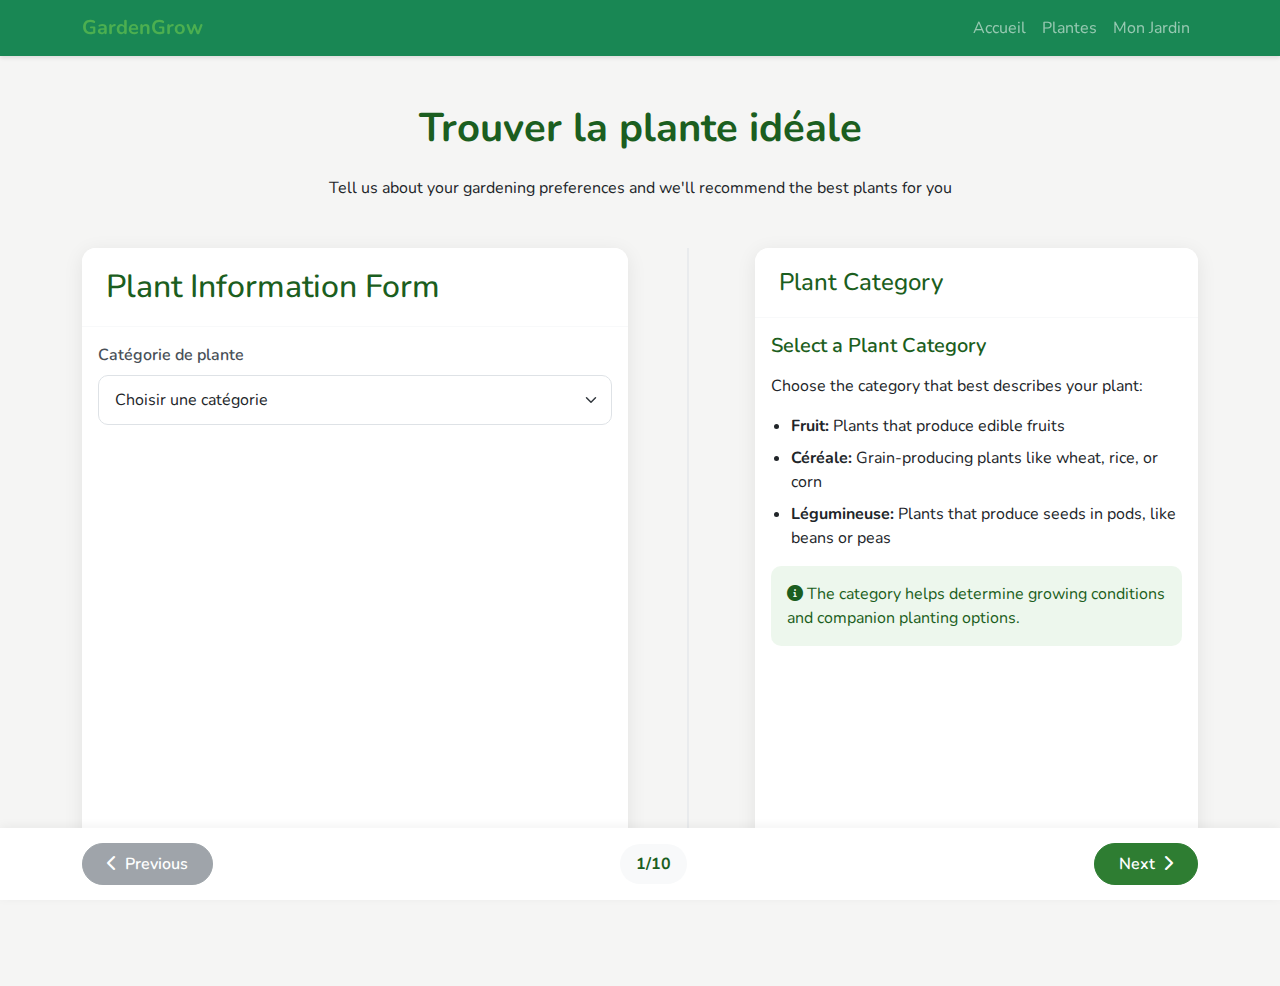
<file: frontend/planet_from.html>
<!DOCTYPE html>
<html lang="fr">
    <head>
        <meta charset="UTF-8" />
        <meta name="viewport" content="width=device-width, initial-scale=1.0" />

        <title>Résultats de Recherche de Plantes</title>

        <link rel="stylesheet" href="assets/css/style.css">
        <script src="https://code.jquery.com/jquery-3.7.1.min.js" integrity="sha256-/JqT3SQfawRcv/BIHPThkBvs0OEvtFFmqPF/lYI/Cxo=" crossorigin="anonymous"></script>
        <link href="https://cdn.jsdelivr.net/npm/bootstrap@5.3.0/dist/css/bootstrap.min.css" rel="stylesheet">
        <link rel="stylesheet" href="https://cdnjs.cloudflare.com/ajax/libs/font-awesome/6.0.0/css/all.min.css">
        <link href="https://fonts.googleapis.com/css2?family=Nunito:wght@300;400;600;700&display=swap" rel="stylesheet">
        
        <style>
            :root {
                --primary: #2E7D32;
                --primary-light: #4CAF50;
                --primary-dark: #1B5E20;    
                --accent: #FFC107;
                --neutral-light: #f8f9fa;
                --neutral-medium: #dee2e6;
                --neutral-dark: #6c757d;
                --white: #ffffff;
                --card-shadow: 0 4px 20px rgba(0, 0, 0, 0.08);
                --transition: all 0.3s ease;
            }
            
            body {
                font-family: 'Nunito', sans-serif;
                background-color: #f5f5f4;
                padding-bottom: 90px;
                min-height: 100vh;
            }
            
            /* Page title */
            .page-title {
                margin-bottom: 2rem;
                color: var(--primary-dark);
                font-weight: 700;
            }
            
            /* Cards */
            .card {
                border-radius: 14px;
                overflow: hidden;
                box-shadow: var(--card-shadow);
                transition: var(--transition);
                border: none;
            }
            
            .card-header {
                background-color: var(--white);
                border-bottom: 1px solid var(--neutral-light);
                padding: 1.25rem 1.5rem;
            }
            
            .card-header h2, .card-header h4 {
                color: var(--primary-dark);
                margin-bottom: 0;
            }
            
            /* Form elements */
            .form-label {
                font-weight: 600;
                color: #495057;
                margin-bottom: 0.5rem;
            }
            
            .form-select, .form-control {
                border-radius: 10px;
                padding: 0.75rem 1rem;
                border: 1px solid var(--neutral-medium);
                transition: var(--transition);
            }
            
            .form-select:focus, .form-control:focus {
                border-color: var(--primary);
                box-shadow: 0 0 0 0.25rem rgba(76, 175, 80, 0.25);
            }
            
            /* Step explanations */
            .step-explanation {
                display: none;
            }
            
            .step-explanation.active {
                display: block;
            }
            
            .step-explanation h5 {
                color: var(--primary-dark);
                margin-bottom: 1rem;
                font-weight: 600;
            }
            
            .step-explanation ul {
                padding-left: 1.25rem;
            }
            
            .step-explanation ul li {
                margin-bottom: 0.5rem;
            }
            
            .alert {
                border-radius: 10px;
                border: none;
            }
            
            .alert-info {
                background-color: rgba(76, 175, 80, 0.1);
                color: var(--primary-dark);
            }
            
            .alert-warning {
                background-color: rgba(255, 193, 7, 0.1);
                color: #856404;
            }
            
            .alert-success {
                background-color: rgba(76, 175, 80, 0.1);
                color: var(--primary-dark);
            }
            
            /* Row with equal height columns */
            .row-equal-height {
                display: flex;
                flex-wrap: wrap;
            }
            
            .row-equal-height > [class*='col-'] {
                display: flex;
                flex-direction: column;
            }
            
            /* Make cards take full height of their column */
            .card-full-height {
                height: 100%;
            }
            
            /* Vertical separator */
            .vertical-separator-container {
                position: relative;
                height: 100%;
                min-height: 600px;
            }
            
            .vertical-separator {
                width: 1px;
                background-color: var(--neutral-medium);
                position: absolute;
                top: 0;
                bottom: 0;
                left: 50%;
                transform: translateX(-50%);
                height: 100%;
            }
            
            /* Navigation buttons fixed at bottom of viewport */
            .fixed-bottom-nav {
                position: fixed;
                bottom: 0;
                left: 0;
                right: 0;
                background-color: white;
                padding: 15px 0;
                z-index: 1000;
                box-shadow: 0 -2px 10px rgba(0, 0, 0, 0.05);
            }
            
            /* Step indicator */
            .step-indicator {
                background-color: var(--neutral-light);
                padding: 8px 16px;
                border-radius: 30px;
                font-weight: bold;
                color: var(--primary-dark);
            }
            
            /* Buttons */
            .btn {
                border-radius: 30px;
                padding: 0.5rem 1.5rem;
                font-weight: 600;
                transition: var(--transition);
            }
            
            .btn-primary {
                background-color: var(--primary);
                border-color: var(--primary);
            }
            
            .btn-primary:hover {
                background-color: var(--primary-dark);
                border-color: var(--primary-dark);
                transform: translateY(-2px);
            }
            
            .btn-success {
                background-color: var(--primary);
                border-color: var(--primary);
            }
            
            .btn-success:hover {
                background-color: var(--primary-dark);
                border-color: var(--primary-dark);
                transform: translateY(-2px);
            }
            
            .btn-secondary {
                background-color: var(--neutral-medium);
                border-color: var(--neutral-medium);
                color: #495057;
            }
            
            .btn-secondary:hover:not(:disabled) {
                background-color: var(--neutral-dark);
                border-color: var(--neutral-dark);
                color: white;
                transform: translateY(-2px);
            }
            
            @media (max-width: 767.98px) {
                .vertical-separator-container {
                    display: none;
                }
                
                .card {
                    margin-bottom: 1.5rem;
                }
                
                .container.py-5 {
                    padding-top: 1.5rem !important;
                    padding-bottom: 1.5rem !important;
                }
            }
        </style>
    </head>
<body>
    <!-- Header placeholder -->
    <div id="header-placeholder"></div>

    <div class="container py-5">
        <h1 class="page-title text-center mb-4">Trouver la plante idéale</h1>
        <p class="text-center mb-5">Tell us about your gardening preferences and we'll recommend the best plants for you</p>
        
        <div class="row row-equal-height">
            <!-- Form Section -->
            <div class="col-md-6">
                <div class="card card-full-height">
                    <div class="card-header">
                        <h2>Plant Information Form</h2>
                    </div>
                    <div class="card-body ">
                        <form method="POST" id="planet_form">
                            <div class="mb-4">
                                <label for="categorie" class="form-label">Catégorie de plante</label>
                                <select class="form-select" id="categorie" name="categorie" >
                                    <option value="" selected disabled>Choisir une catégorie</option>
                                    <option value="Légume">Légume</option>
                                    <option value="Fruit">Fruit</option>
                                    <option value="Céréale">Céréale</option>
                                    <option value="Légumineuse">Légumineuse</option>
                                </select>
                            </div>

                            <!-- Hidden fields that will be shown one at a time with JavaScript -->
                            <div id="step-2" class="form-step" style="display: none;">
                                <div class="mb-4">
                                    <label for="superficie" class="form-label">Superficie</label>
                                    <input type="number" class="form-control" id="superficie" name="superficie" placeholder="en m²" >
                                </div>
                            </div>
                            
                            <div id="step-3" class="form-step" style="display: none;">
                                <div class="mb-4">
                                    <label for="saison_adequate" class="form-label">Saison adéquate</label>
                                    <select class="form-select" id="saison_adequate" name="saison_adequate" >
                                        <option value="" selected disabled>Choisir une saison</option>
                                        <option value="Printemps">Printemps</option>
                                        <option value="Automne">Automne</option>
                                        <option value="Été">Été</option>
                                        <option value="Hiver">Hiver</option>
                                    </select>
                                </div>
                            </div>
                            
                            <div id="step-4" class="form-step" style="display: none;">
                                <div class="mb-4">
                                    <label for="luminosite" class="form-label">Luminosité</label>
                                    <select class="form-select" id="luminosite" name="luminosite" >
                                        <option value="" selected disabled>Choisir un niveau de luminosité</option>
                                        <option value="Plein soleil">Plein soleil</option>
                                        <option value="Mi-ombre">Mi-ombre</option>
                                    </select>
                                </div>
                            </div>
                            
                            <div id="step-5" class="form-step" style="display: none;">
                                <div class="mb-4">
                                    <label for="type_de_sol" class="form-label">Type de sol</label>
                                    <select class="form-select" id="type_de_sol" name="type_de_sol" >
                                        <option value="" selected disabled>Choisir un type de sol</option>
                                        <option value="Sableux">Sableux</option>
                                        <option value="Riche en humus">Riche en humus</option>
                                        <option value="Léger">Léger</option>
                                        <option value="Sec">Sec</option>
                                        <option value="Tous types">Tous types</option>
                                    </select>
                                </div>
                            </div>
                            
                            <div id="step-6" class="form-step" style="display: none;">
                                <div class="mb-4">
                                    <label for="systeme_d_irrigation" class="form-label">Système d'irrigation</label>
                                    <select class="form-select" id="systeme_d_irrigation" name="systeme_d_irrigation" >
                                        <option value="" selected disabled>Choisir un système d'irrigation</option>
                                        <option value="Goutte à goutte">Goutte à goutte</option>
                                        <option value="Arrosage manuel">Arrosage manuel</option>
                                        <option value="Arrosage profond">Arrosage profond</option>
                                        <option value="Aspersion">Aspersion</option>
                                        <option value="Pluie naturelle">Pluie naturelle</option>
                                    </select>
                                </div>
                            </div>
                                
                            <div id="step-7" class="form-step" style="display: none;">
                                <div class="mb-4">
                                    <label for="resistance_au_froid" class="form-label">Résistance au froid</label>
                                    <select class="form-select" id="resistance_au_froid" name="resistance_au_froid" >
                                        <option value="" selected disabled>Choisir un niveau de résistance</option>
                                        <option value="Résistant">Résistant</option>
                                        <option value="Sensible">Sensible</option>
                                    </select>
                                </div>
                            </div>
       
                            <div id="step-8" class="form-step" style="display: none;">
                                <div class="mb-4">
                                    <label for="resistance_aux_pests" class="form-label">Résistance aux pests</label>
                                    <select class="form-select" id="resistance_aux_pests" name="resistance_aux_pests" >
                                        <option value="" selected disabled>Choisir un niveau de résistance</option>
                                        <option value="Sensible">Sensible</option>
                                        <option value="Résistant">Résistant</option>
                                    </select>
                                </div>
                            </div>
                            
                            <div id="step-9" class="form-step" style="display: none;">
                                <div class="mb-4">
                                    <label for="niveau_d_entretien" class="form-label">Niveau d'entretien</label>
                                    <select class="form-select" id="niveau_d_entretien" name="niveau_d_entretien" >
                                        <option value="" selected disabled>Choisir un niveau d'entretien</option>
                                        <option value="Facile">Facile</option>
                                        <option value="Modéré">Modéré</option>
                                        <option value="Difficile">Difficile</option>
                                        <option value="Très facile">Très facile</option>
                                    </select>
                                </div>
                            </div>
                            
                            <div id="step-10" class="form-step" style="display: none;">
                                <div class="mb-4">
                                    <label for="type_de_culture" class="form-label">Type de culture</label>
                                    <select class="form-select" id="type_de_culture" name="type_de_culture" >
                                        <option value="" selected disabled>Choisir un type de culture</option>
                                        <option value="Plein terre">Plein terre</option>
                                        <option value="Pot ou pleine terre">Pot ou pleine terre</option>
                                        <option value="Pot">Pot</option>
                                        <option value="Plein champ">Plein champ</option>
                                    </select>
                                </div>
                            </div>
                            <button type="submit" id="hiddenSubmitBtn" style="display: none;"></button>
                        </form>
                    </div>
                </div>
            </div>


            <div class="col-md-1 d-none d-md-block">
                <div class="vertical-separator-container">
                    <div class="vertical-separator"></div>
                </div>
            </div>
            
                    <!-- Description Section -->
                <div class="col-md-5">
                    <div class="card border-0 card-full-height ms-2">
                        <div class="card-header text-black">
                            <h4 id="explanation-title">Plant Category</h4>
                        </div>
                        <div class="card-body" id="plant-description">
                            <!-- Step 1 explanation -->
                            <div id="explanation-1" class="step-explanation active">
                                <h5>Select a Plant Category</h5>
                                <p>Choose the category that best describes your plant:</p>
                                <ul>
                                    <li><strong>Fruit:</strong> Plants that produce edible fruits</li>
                                    <li><strong>Céréale:</strong> Grain-producing plants like wheat, rice, or corn</li>
                                    <li><strong>Légumineuse:</strong> Plants that produce seeds in pods, like beans or peas</li>
                                </ul>
                                <div class="alert alert-info">
                                    <i class="fas fa-info-circle"></i> The category helps determine growing conditions and companion planting options.
                                </div>
                            </div>
                            
                            <!-- Step 2 explanation -->
                            <div id="explanation-2" class="step-explanation">
                                <h5>Growing Area Size</h5>
                                <p>Specify the area size in square meters available for planting.</p>
                                <p>This helps determine:</p>
                                <ul>
                                    <li>How many plants can fit in your space</li>
                                    <li>Appropriate spacing between plants</li>
                                    <li>Optimal layout for your garden</li>
                                </ul>
                                <div class="alert alert-warning">
                                    <i class="fas fa-ruler-combined"></i> Remember to account for walking paths and access areas in your garden.
                                </div>
                            </div>
                            
                            <!-- Step 3 explanation -->
                            <div id="explanation-3" class="step-explanation">
                                <h5>Optimal Growing Season</h5>
                                <p>Indicate when your plant grows best during the year.</p>
                                <ul>
                                    <li><strong>Spring:</strong> March to May</li>
                                    <li><strong>Summer:</strong> June to August</li>
                                    <li><strong>Fall:</strong> September to November</li>
                                    <li><strong>Winter:</strong> December to February</li>
                                </ul>
                                <div class="alert alert-info">
                                    <i class="fas fa-calendar-alt"></i> The right timing maximizes yield and plant health.
                                </div>
                            </div>
                            
                            <!-- Step 4 explanation -->
                            <div id="explanation-4" class="step-explanation">
                                <h5>Light Requirements</h5>
                                <p>Specify how much sunlight your plant needs:</p>
                                <ul>
                                    <li><strong>Full Sun:</strong> 6+ hours of direct sunlight</li>
                                    <li><strong>Partial Sun:</strong> 4-6 hours of direct sunlight</li>
                                    <li><strong>Partial Shade:</strong> 2-4 hours of direct sunlight</li>
                                    <li><strong>Full Shade:</strong> Less than 2 hours of direct sunlight</li>
                                </ul>
                                <div class="alert alert-warning">
                                    <i class="fas fa-sun"></i> Consider seasonal changes in sun exposure in your garden.
                                </div>
                            </div>
                            
                            <!-- Step 5 explanation -->
                            <div id="explanation-5" class="step-explanation">
                                <h5>Soil Requirements</h5>
                                <p>Different plants thrive in different soil types:</p>
                                <ul>
                                    <li><strong>Sandy:</strong> Well-draining, warms quickly</li>
                                    <li><strong>Clay:</strong> Holds nutrients well, retains water</li>
                                    <li><strong>Loamy:</strong> Ideal balanced soil, good drainage</li>
                                    <li><strong>Peaty:</strong> Acidic, high organic content</li>
                                </ul>
                                <div class="alert alert-info">
                                    <i class="fas fa-layer-group"></i> Soil can be amended to better suit your plants' needs.
                                </div>
                            </div>
                            
                            <!-- Step 6 explanation -->
                            <div id="explanation-6" class="step-explanation">
                                <h5>Irrigation System</h5>
                                <p>Choose how you'll water your plants:</p>
                                <ul>
                                    <li><strong>Drip:</strong> Water-efficient, delivers directly to roots</li>
                                    <li><strong>Sprinkler:</strong> Covers large areas, simulates rainfall</li>
                                    <li><strong>Manual:</strong> Hand watering with hose or watering can</li>
                                    <li><strong>Self-Watering:</strong> Uses reservoirs for consistent moisture</li>
                                </ul>
                                <div class="alert alert-warning">
                                    <i class="fas fa-tint"></i> Different plants have different watering needs.
                                </div>
                            </div>
                            
                            <!-- Step 7 explanation -->
                            <div id="explanation-7" class="step-explanation">
                                <h5>Cold Resistance</h5>
                                <p>Indicate how well your plant handles cold temperatures:</p>
                                <ul>
                                    <li><strong>Hardy:</strong> Survives freezing temperatures</li>
                                    <li><strong>Semi-Hardy:</strong> Tolerates light frost</li>
                                    <li><strong>Tender:</strong> Damaged by any frost</li>
                                    <li><strong>Very Tender:</strong> Damaged below 10°C (50°F)</li>
                                </ul>
                                <div class="alert alert-info">
                                    <i class="fas fa-snowflake"></i> Cold resistance affects planting timing and winter protection needs.
                                </div>
                            </div>
                            
                            <!-- Step 8 explanation -->
                            <div id="explanation-8" class="step-explanation">
                                <h5>Pest Resistance</h5>
                                <p>Rate how resistant your plant is to common pests:</p>
                                <ul>
                                    <li><strong>High:</strong> Rarely affected by pests</li>
                                    <li><strong>Medium:</strong> Occasionally affected, usually recovers</li>
                                    <li><strong>Low:</strong> Frequently affected, requires intervention</li>
                                </ul>
                                <div class="alert alert-warning">
                                    <i class="fas fa-bug"></i> Companion planting can help deter pests naturally.
                                </div>
                            </div>
                            
                            <!-- Step 9 explanation -->
                            <div id="explanation-9" class="step-explanation">
                                <h5>Maintenance Level</h5>
                                <p>Specify how much care your plant requires:</p>
                                <ul>
                                    <li><strong>Low:</strong> Minimal attention needed</li>
                                    <li><strong>Medium:</strong> Regular maintenance </li>
                                    <li><strong>High:</strong> Frequent attention and care needed</li>
                                </ul>
                                <div class="alert alert-info">
                                    <i class="fas fa-hands"></i> Consider your available time when selecting maintenance level.
                                </div>
                            </div>
                            
                            <!-- Step 10 explanation -->
                            <div id="explanation-10" class="step-explanation">
                                <h5>Cultivation Method</h5>
                                <p>Choose how you plan to grow your plants:</p>
                                <ul>
                                    <li><strong>Traditional:</strong> Direct in-ground planting</li>
                                    <li><strong>Raised Bed:</strong> Elevated soil containers</li>
                                    <li><strong>Container:</strong> Pots, planters or other vessels</li>
                                    <li><strong>Hydroponic:</strong> Growing in nutrient solution without soil</li>
                                </ul>
                                <div class="alert alert-success">
                                    <i class="fas fa-check-circle"></i> You're almost done! Submit your form to get personalized recommendations.
                                </div>
                            </div>
                        </div>
                    </div>
                </div>
            </div>
        </div>
        </div>
    </div>

    <!-- Fixed Navigation Buttons at bottom of viewport -->
    <div class="fixed-bottom-nav">
        <div class="container">
            <div class="d-flex justify-content-between align-items-center">
                <button type="button" class="btn btn-secondary" id="prevBtn" onclick="prevStep()" disabled>
                    <i class="fas fa-chevron-left me-2"></i>Previous
                </button>
                <div class="step-indicator">
                    <span id="current-step">1</span>/<span id="total-steps">10</span>
                </div>
                <button type="button" class="btn btn-primary" id="nextBtn" onclick="nextStep()">
                    Next<i class="fas fa-chevron-right ms-2"></i>
                </button>
                <button type="submit" class="btn btn-success" id="submitBtn" style="display: none;" form="planet_form">
                    <i class="fas fa-check-circle me-2"></i>Submit
                </button>
            </div>
        </div>
    </div>

    <!-- Footer -->
    <footer class="bg-dark text-white py-3 mt-5 d-none">
        <div class="container">
            <div class="text-center">
                <h5 class="mb-2">GardenGrow</h5>
                <p class="small mb-0">
                    <span class="text-white">© 2025 GardenGrow. All rights reserved.</span>
                </p>
            </div>
        </div>
    </footer>

    <script src="assets/js/include.js"></script>
    <script>
        // Form navigation variables
        let currentStep = 1;
        const totalSteps = 10;
        
        // Step titles
        const stepTitles = {
            1: "Plant Category",
            2: "Growing Area",
            3: "Growing Season",
            4: "Light Requirements",
            5: "Soil Type",
            6: "Irrigation System",
            7: "Cold Resistance",
            8: "Pest Resistance",
            9: "Maintenance Level",
            10: "Cultivation Method"
        };
        
        // Initialize step counter
        document.getElementById('total-steps').textContent = totalSteps;
            
            function showStep(step) {
                // Hide all steps
                document.querySelectorAll('.form-step').forEach(el => {
                    el.style.display = 'none';
                });
                
                // Show current step (first step is already visible by default)
                if (step > 1) {
                    document.getElementById(`step-${step}`).style.display = 'block';
                }
                
                // Update step counter
                document.getElementById('current-step').textContent = step;
                
                // Update explanation section
                updateExplanation(step);
                
                // Enable/disable previous button
                document.getElementById('prevBtn').disabled = (step === 1);
                
                // Show/hide next and submit buttons
                if (step === totalSteps) {
                    document.getElementById('nextBtn').style.display = 'none';
                    document.getElementById('submitBtn').style.display = 'block';
                } else {
                    document.getElementById('nextBtn').style.display = 'block';
                    document.getElementById('submitBtn').style.display = 'none';
                }
            }
            
            function updateExplanation(step) {
                // Hide all explanations
                document.querySelectorAll('.step-explanation').forEach(el => {
                    el.classList.remove('active');
                });
                
                // Show current explanation
                document.getElementById(`explanation-${step}`).classList.add('active');
                
                // Update title
                document.getElementById('explanation-title').textContent = stepTitles[step];
            }

            function nextStep() {
                if (currentStep < totalSteps) {
                    currentStep++;
                    showStep(currentStep);
                }
            }

            function prevStep() {
                if (currentStep > 1) {
                    currentStep--;
                    showStep(currentStep);
                }
            }


     document.getElementById('planet_form').addEventListener('submit', function(e) {
        e.preventDefault();
        
        // Valider que tous les champs sont remplis
        const requiredFields = document.querySelectorAll('[required]');
        let isValid = true;
        
        requiredFields.forEach(field => {
            if (!field.value) {
                field.classList.add('is-invalid');
                isValid = false;
            } else {
                field.classList.remove('is-invalid');
            }
        });
        
        if (!isValid) {
            alert('Veuillez remplir tous les champs obligatoires');
            return;
        }
        
        const formData = new FormData(this);
        const formObject = Object.fromEntries(formData.entries());;
        formData.forEach((value, key) => {
            formObject[key] = value;
        });
        sessionStorage.setItem('plantFilters', JSON.stringify(formObject));
        // Afficher l'indicateur de chargement
        document.getElementById('submitBtn').disabled = true;
        document.getElementById('submitBtn').innerHTML = '<span class="spinner-border spinner-border-sm" role="status" aria-hidden="true"></span> Envoi en cours...';
        console.log("Formulaire envoyé :", formObject);
        // Envoyer les données à l'API
        fetch('../backend/api/resultats.php?page=1', {
            method: 'POST',
            headers: {
                'Content-Type': 'application/json',
            },
            body: JSON.stringify(formObject)
        })
        .then(response => {
            if (!response.ok) throw new Error('Erreur réseau');
            return response.json();
        })
        .then(data => {
            if (data.status === 'success') {
                // Stocker les résultats et rediriger
                sessionStorage.setItem('plantResults', JSON.stringify(data));
                sessionStorage.setItem('plantFilters', JSON.stringify(formData));
                window.location.href = 'resultats.html';
            } else {
                throw new Error(data.message || 'Erreur inconnue');
            }
        })
        .catch(error => {
            console.error('Error:', error);
            alert('Erreur: ' + error.message);
        })
        .finally(() => {
            document.getElementById('submitBtn').disabled = false;
            document.getElementById('submitBtn').innerHTML = '<i class="fas fa-check-circle me-2"></i>Submit';
        });
    });
   
   </script>

<script src="https://cdn.jsdelivr.net/npm/bootstrap@5.3.0/dist/js/bootstrap.bundle.min.js"></script>
<script>
    // Animation au scroll
    document.addEventListener('DOMContentLoaded', () => {
        const features = document.querySelectorAll('.feature-card');
        
        features.forEach((feature, index) => {
            feature.style.transitionDelay = `${index * 100}ms`;
        });
    });
</script>
</body>
</html>
</file>
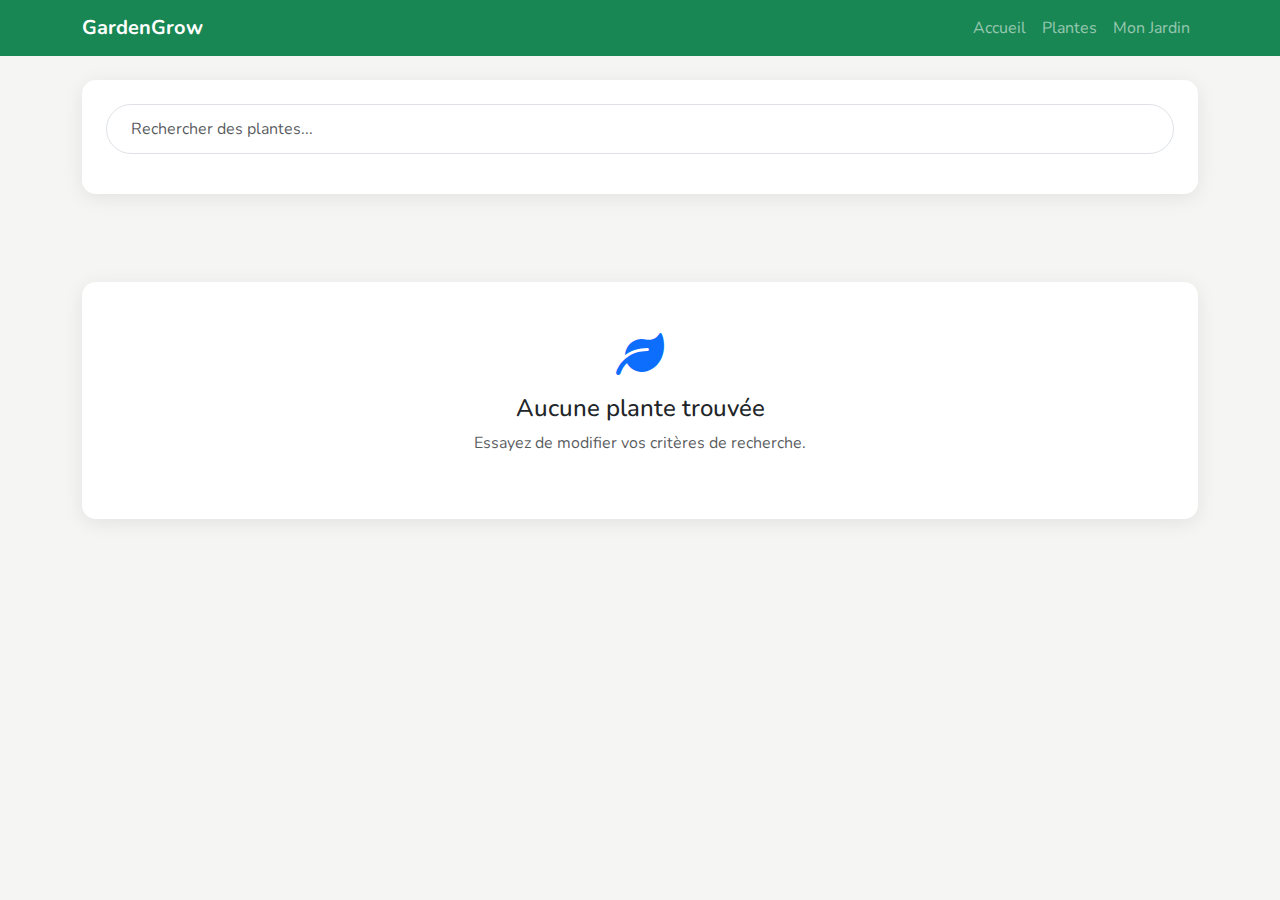
<file: frontend/planets.html>
<!DOCTYPE html>
<html lang="fr">
<head>
    <meta charset="UTF-8" />
    <meta name="viewport" content="width=device-width, initial-scale=1.0" />
    <title>GardenGrow - Your Plant Collection</title>
    <link href="https://cdn.jsdelivr.net/npm/bootstrap@5.3.0/dist/css/bootstrap.min.css" rel="stylesheet">
    <link rel="stylesheet" href="https://cdnjs.cloudflare.com/ajax/libs/font-awesome/6.0.0/css/all.min.css">
    <link href="https://fonts.googleapis.com/css2?family=Nunito:wght@300;400;600;700&display=swap" rel="stylesheet">
    
    <style>
      /* Le CSS reste inchangé */
      :root {
        --primary: #2E7D32;
        --primary-light: #4CAF50;
        --primary-dark: #1B5E20;    
        --accent: #FFC107;
        --neutral-light: #f8f9fa;
        --neutral-medium: #dee2e6;
        --neutral-dark: #6c757d;
        --white: #ffffff;
        --card-shadow: 0 4px 20px rgba(0, 0, 0, 0.08);
        --transition: all 0.3s ease;
      }
      
      body {
        font-family: 'Nunito', sans-serif;
        background-color: #f5f5f4;
        background-size: 20px 20px;
        background-position: 0 0, 10px 10px;
        background-attachment: fixed;
        padding-bottom: 2rem;
      }
      
      .page-header {
        background-color: var(--white);
        padding: 2rem 0;
        margin-bottom: 2rem;
        box-shadow: 0 2px 10px rgba(0, 0, 0, 0.05);
      }
      
      .search-container {
        background-color: var(--white);
        border-radius: 14px;
        padding: 1.5rem;
        margin-bottom: 2rem;
        box-shadow: var(--card-shadow);
      }
      
      .filter-badge {
        background-color: var(--primary-light);
        color: white;
        border-radius: 30px;
        padding: 0.5rem 1rem;
        margin-right: 0.5rem;
        margin-bottom: 0.5rem;
        cursor: pointer;
        transition: var(--transition);
        border: none;
      }
      
      .filter-badge:hover {
        background-color: var(--primary-dark);
        transform: translateY(-2px);
      }
      
      .filter-badge.active {
        background-color: var(--accent);
        color: #212529;
      }
      
      .search-input {
        border-radius: 30px;
        padding: 0.75rem 1.5rem;
        border: 1px solid var(--neutral-medium);
        transition: var(--transition);
      }
      
      .search-input:focus {
        border-color: var(--primary);
        box-shadow: 0 0 0 0.25rem rgba(76, 175, 80, 0.25);
      }
      
      .plant-card {
        border-radius: 14px;
        overflow: hidden;
        box-shadow: var(--card-shadow);
        transition: var(--transition);
        height: 100%;
        border: none;
      }
      
      .plant-card:hover {
        transform: translateY(-5px);
        box-shadow: 0 12px 30px rgba(0, 0, 0, 0.12);
      }
      
      .plant-img-container {
        height: 200px;
        overflow: hidden;
        position: relative;
      }
      
      .plant-img {
        width: 100%;
        height: 100%;
        object-fit: cover;
        transition: var(--transition);
      }
      
      .plant-card:hover .plant-img {
        transform: scale(1.05);
      }
      
      .plant-category {
        position: absolute;
        top: 10px;
        right: 10px;
        background-color: var(--primary);
        color: white;
        border-radius: 30px;
        padding: 0.3rem 0.8rem;
        font-size: 0.8rem;
        font-weight: 600;
      }
      
      .plant-body {
        padding: 1.5rem;
      }
      
      .plant-title {
        font-size: 1.25rem;
        font-weight: 700;
        color: var(--primary-dark);
        margin-bottom: 0.5rem;
      }
      
      .plant-subtitle {
        color: var(--neutral-dark);
        font-size: 0.9rem;
        margin-bottom: 1rem;
      }
      
      .plant-features {
        display: flex;
        flex-wrap: wrap;
        gap: 0.5rem;
        margin-bottom: 1rem;
      }
      
      .plant-feature {
        background-color: rgba(76, 175, 80, 0.1);
        color: var(--primary-dark);
        border-radius: 4px;
        padding: 0.2rem 0.6rem;
        font-size: 0.8rem;
        display: flex;
        align-items: center;
      }
      
      .plant-feature i {
        margin-right: 0.25rem;
        font-size: 0.75rem;
      }
      
      .plant-footer {
        display: flex;
        justify-content: space-between;
        align-items: center;
        border-top: 1px solid var(--neutral-light);
        padding-top: 1rem;
      }
      
      .btn-view {
        background-color: var(--primary);
        color: white;
        border-radius: 30px;
        padding: 0.5rem 1.25rem;
        font-weight: 600;
        border: none;
        transition: var(--transition);
      }
      
      .btn-view:hover {
        background-color: var(--primary-dark);
        transform: translateY(-2px);
      }
      
      .difficulty {
        display: flex;
        align-items: center;
      }
      
      .difficulty-dot {
        width: 8px;
        height: 8px;
        border-radius: 50%;
        margin-right: 3px;
      }
      
      .dot-filled {
        background-color: var(--primary);
      }
      
      .dot-empty {
        background-color: var(--neutral-medium);
      }
      
      .no-results {
        background-color: var(--white);
        border-radius: 14px;
        padding: 3rem;
        text-align: center;
        box-shadow: var(--card-shadow);
      }
      
      .loading-spinner {
        width: 3rem;
        height: 3rem;
        border: 5px solid var(--neutral-light);
        border-top: 5px solid var(--primary);
        border-radius: 50%;
        animation: spin 1s linear infinite;
        margin: 2rem auto;
      }

      .pagination-container {
          margin: 2rem 0;
      }
      
      .pagination .page-link {
          border-radius: 8px;
          margin: 0 3px;
          color: var(--primary);
          border: 1px solid var(--neutral-medium);
          transition: var(--transition);
      }
      
      .pagination .page-item.active .page-link {
          background-color: var(--primary);
          border-color: var(--primary);
          color: white;
      }
      
      .pagination .page-link:hover:not(.active) {
          background-color: var(--neutral-light);
          transform: translateY(-2px);
      }
      
      .pagination .page-item:first-child .page-link,
      .pagination .page-item:last-child .page-link {
          padding: 0.5rem 0.75rem;
      }
      
      @keyframes spin {
        0% { transform: rotate(0deg); }
        100% { transform: rotate(360deg); }
      }
      
      @media (max-width: 767.98px) {
        .plant-img-container {
          height: 160px;
        }
        
        .search-container {
          padding: 1rem;
        }
      }
    </style>
</head>
<body>
    <!-- Header placeholder -->
    <div id="header-placeholder"></div> 

    <div class="container mt-4">
      <!-- Search - Suppression de la partie catégorie -->
      <div class="search-container mb-4">
        <div class="row mb-3">
          <div class="col">
            <input type="text" id="searchInput" class="form-control search-input" placeholder="Rechercher des plantes...">
          </div>
        </div>
      </div>
      
      <!-- Plants Grid -->
      <div class="row" id="plantsContainer">
        <!-- Les cartes de plantes seront chargées ici dynamiquement -->
      </div>

      <!-- Pagination -->
      <div class="pagination-container d-flex justify-content-center my-4">
        <nav aria-label="Plant results pages">
          <ul class="pagination" id="pagination">
            <!-- La pagination sera générée dynamiquement -->
          </ul>
        </nav>
      </div>
      
      <!-- No Results Message - Initially Hidden -->
      <div id="noResults" class="no-results" style="display: none;">
        <i class="fas fa-leaf fa-3x text-primary mb-3"></i>
        <h4>Aucune plante trouvée</h4>
        <p class="text-muted">Essayez de modifier vos critères de recherche.</p>
      </div>
      
      <!-- Loading Indicator -->
      <div id="loadingIndicator" style="display: none;">
        <div class="loading-spinner"></div>
        <p class="text-center text-muted">Chargement des plantes...</p>
      </div>
    </div>

    <script>
      // Variables globales
      let currentPage = 1;
      let totalPages = 1;
      let currentSearchTerm = '';
      let totalItems = 0;
      const ITEMS_PER_PAGE = 8;

      document.addEventListener('DOMContentLoaded', function() {

        const urlParams = new URLSearchParams(window.location.search);
        const pageParam = urlParams.get('page');
        currentPage = pageParam ? parseInt(pageParam) : 1;

        // Charger les plantes initiales
        loadPlants();
        
        // Configurer les écouteurs d'événements
        setupEventListeners();
      });

      function setupEventListeners() {
        // Recherche avec debounce pour éviter trop de requêtes
        let searchTimeout;
        document.getElementById('searchInput').addEventListener('input', function(e) {
          clearTimeout(searchTimeout);
          currentSearchTerm = e.target.value.trim();
          currentPage = 1;
          
          searchTimeout = setTimeout(() => {
            loadPlants();
          }, 500);
        });

        // Pagination - délégation d'événements
        document.getElementById('pagination').addEventListener('click', function(e) {
          if (e.target.classList.contains('page-link') || e.target.parentElement.classList.contains('page-link')) {
            e.preventDefault();
            const target = e.target.classList.contains('page-link') ? e.target : e.target.parentElement;
            handlePaginationClick(target);
          }
        });
      }
      function handlePaginationClick(target) {
          const pageItem = target.parentElement;
          if (pageItem.classList.contains('disabled')) return;
          
          if (target.querySelector('.fa-chevron-left')) {
              if (currentPage > 1) currentPage--;
          } else if (target.querySelector('.fa-chevron-right')) {
              if (currentPage < totalPages) currentPage++;
          } else {
              currentPage = parseInt(target.textContent);
          }
          
          // Mettre à jour l'URL sans recharger la page
          updateUrl();
          loadPlants();
      }

    function updateUrl() {
        const newUrl = new URL(window.location.href);
        newUrl.searchParams.set('page', currentPage);
        window.history.pushState({}, '', newUrl);
    }

      function loadPlants() {
          showLoading(true);
          
          let apiUrl;
          if (currentSearchTerm) {
              apiUrl = `../backend/api/recherche.php?libelle=${encodeURIComponent(currentSearchTerm)}`;
          } else {
              apiUrl = `../backend/api/plantes.php?page=${currentPage}`;
          }
          
          fetch(apiUrl)
              .then(response => {
                  if (!response.ok) throw new Error('Erreur réseau');
                  return response.json();
              })
              .then(data => {
                  console.log('Données API:', data);
                  if (data.status === 'success') {
                      renderPlants(data.data);
                      
                      // Toujours mettre à jour la pagination sauf pour les recherches
                      if (!currentSearchTerm && data.total) {
                          totalItems = data.total;
                          updatePagination(totalItems, data.limit || ITEMS_PER_PAGE);
                      }
                  } else {
                      showNoResults();
                  }
              })
              .catch(error => {
                  console.error('Erreur:', error);
                  showNoResults();
              })
              .finally(() => showLoading(false));
      }

      function renderPlants(plants) {
        const container = document.getElementById('plantsContainer');
        
        if (!plants || plants.length === 0) {
          showNoResults();
          return;
        }
        
        container.innerHTML = plants.map(plant => `
          <div class="col-md-4 col-lg-3 mb-4">
            <div class="plant-card">
              <div class="plant-img-container">
                <img src="${plant.image_url || 'https://images.unsplash.com/photo-1520412099551-62b6bafeb5bb?ixlib=rb-1.2.1&auto=format&fit=crop&w=800&q=80'}" 
                     class="plant-img" 
                     alt="${plant.libelle}">
                <div class="plant-category">${plant.categorie || 'Non spécifié'}</div>
              </div>
              <div class="plant-body">
                <h5 class="plant-title">${plant.libelle}</h5>
                <p class="plant-subtitle">${plant.utilisation_recommandee || 'Aucune description disponible.'}</p>
                <div class="plant-features">
                  <span class="plant-feature"><i class="fas fa-sun"></i> ${plant.luminosite || 'Non spécifié'}</span>
                  <span class="plant-feature"><i class="fas fa-tint"></i> ${plant.frequence_arrosage || 'Non spécifié'}</span>
                  <span class="plant-feature"><i class="fas fa-thermometer-half"></i> ${plant.saison_adequate || 'Non spécifié'}</span>
                </div>
                <div class="plant-footer">
                  <div class="difficulty">
                    ${renderDifficultyDots(plant.niveau_d_entretien)}
                    <small class="ms-1">${getDifficultyText(plant.niveau_d_entretien)}</small>
                  </div>
                  <a href="frontdez/detail.html?id=${plant.id_plant}" class="btn-view">Voir détails</a>
                </div>
              </div>
            </div>
          </div>
        `).join('');
        
        document.getElementById('noResults').style.display = 'none';
      }

      function renderDifficultyDots(level) {
        let dots = '';
        const difficulty = getDifficultyLevel(level);
        
        for (let i = 1; i <= 3; i++) {
          dots += `<div class="difficulty-dot ${i <= difficulty ? 'dot-filled' : 'dot-empty'}"></div>`;
        }
        
        return dots;
      }

      function getDifficultyLevel(level) {
        if (!level) return 1;
        level = level.toLowerCase();
        
        if (level.includes('facile') || level.includes('easy')) return 1;
        if (level.includes('moyen') || level.includes('modéré') || level.includes('medium')) return 2;
        if (level.includes('difficile') || level.includes('hard')) return 3;
        
        return 1;
      }

      function getDifficultyText(level) {
        if (!level) return 'Facile';
        level = level.toLowerCase();
        
        if (level.includes('facile') || level.includes('easy')) return 'Facile';
        if (level.includes('moyen') || level.includes('modéré') || level.includes('medium')) return 'Modéré';
        if (level.includes('difficile') || level.includes('hard')) return 'Difficile';
        
        return 'Facile';
      }

      function updatePagination(totalItems, itemsPerPage = 8) {
          totalPages = Math.ceil(totalItems / itemsPerPage);
          const pagination = document.getElementById('pagination');
          
          console.log(`Updating pagination: totalItems=${totalItems}, itemsPerPage=${itemsPerPage}, totalPages=${totalPages}`);
          
          if (totalPages <= 1) {
              pagination.innerHTML = '';
              return;
          }
          
          let paginationHtml = `
              <li class="page-item ${currentPage === 1 ? 'disabled' : ''}">
                  <a class="page-link" href="#" aria-label="Previous">
                      <i class="fas fa-chevron-left"></i>
                  </a>
              </li>
          `;
          
          // Afficher toujours les 5 premières pages puis "..."
          const maxVisiblePages = 5;
          let startPage = Math.max(1, currentPage - 2);
          let endPage = Math.min(totalPages, currentPage + 2);
          
          if (currentPage <= 3) {
              endPage = Math.min(maxVisiblePages, totalPages);
          }
          
          if (currentPage >= totalPages - 2) {
              startPage = Math.max(1, totalPages - 4);
          }
          
          // Bouton pour la première page
          if (startPage > 1) {
              paginationHtml += `
                  <li class="page-item ${currentPage === 1 ? 'active' : ''}">
                      <a class="page-link" href="#">1</a>
                  </li>
              `;
              if (startPage > 2) {
                  paginationHtml += `<li class="page-item disabled"><span class="page-link">...</span></li>`;
              }
          }
          
          // Pages principales
          for (let i = startPage; i <= endPage; i++) {
              paginationHtml += `
                  <li class="page-item ${currentPage === i ? 'active' : ''}">
                      <a class="page-link" href="#">${i}</a>
                  </li>
              `;
          }
          
          // Bouton pour la dernière page
          if (endPage < totalPages) {
              if (endPage < totalPages - 1) {
                  paginationHtml += `<li class="page-item disabled"><span class="page-link">...</span></li>`;
              }
              paginationHtml += `
                  <li class="page-item ${currentPage === totalPages ? 'active' : ''}">
                      <a class="page-link" href="#">${totalPages}</a>
                  </li>
              `;
          }
          
          paginationHtml += `
              <li class="page-item ${currentPage === totalPages ? 'disabled' : ''}">
                  <a class="page-link" href="#" aria-label="Next">
                      <i class="fas fa-chevron-right"></i>
                  </a>
              </li>
          `;
          
          pagination.innerHTML = paginationHtml;
          console.log('Pagination HTML:', paginationHtml);
      }

      function showLoading(show) {
        document.getElementById('loadingIndicator').style.display = show ? 'block' : 'none';
        if (show) {
          document.getElementById('noResults').style.display = 'none';
        }
      }

      function showNoResults() {
        document.getElementById('plantsContainer').innerHTML = '';
        document.getElementById('noResults').style.display = 'block';
        document.getElementById('pagination').innerHTML = '';
      }
    </script>

<script src="assets/js/include.js"></script>
<script src="https://cdn.jsdelivr.net/npm/bootstrap@5.3.0/dist/js/bootstrap.bundle.min.js"></script>
<script>
    // Animation au scroll
    document.addEventListener('DOMContentLoaded', () => {
        const features = document.querySelectorAll('.feature-card');
        
        features.forEach((feature, index) => {
            feature.style.transitionDelay = `${index * 100}ms`;
        });
    });
</script>
</body>
</html>
</file>
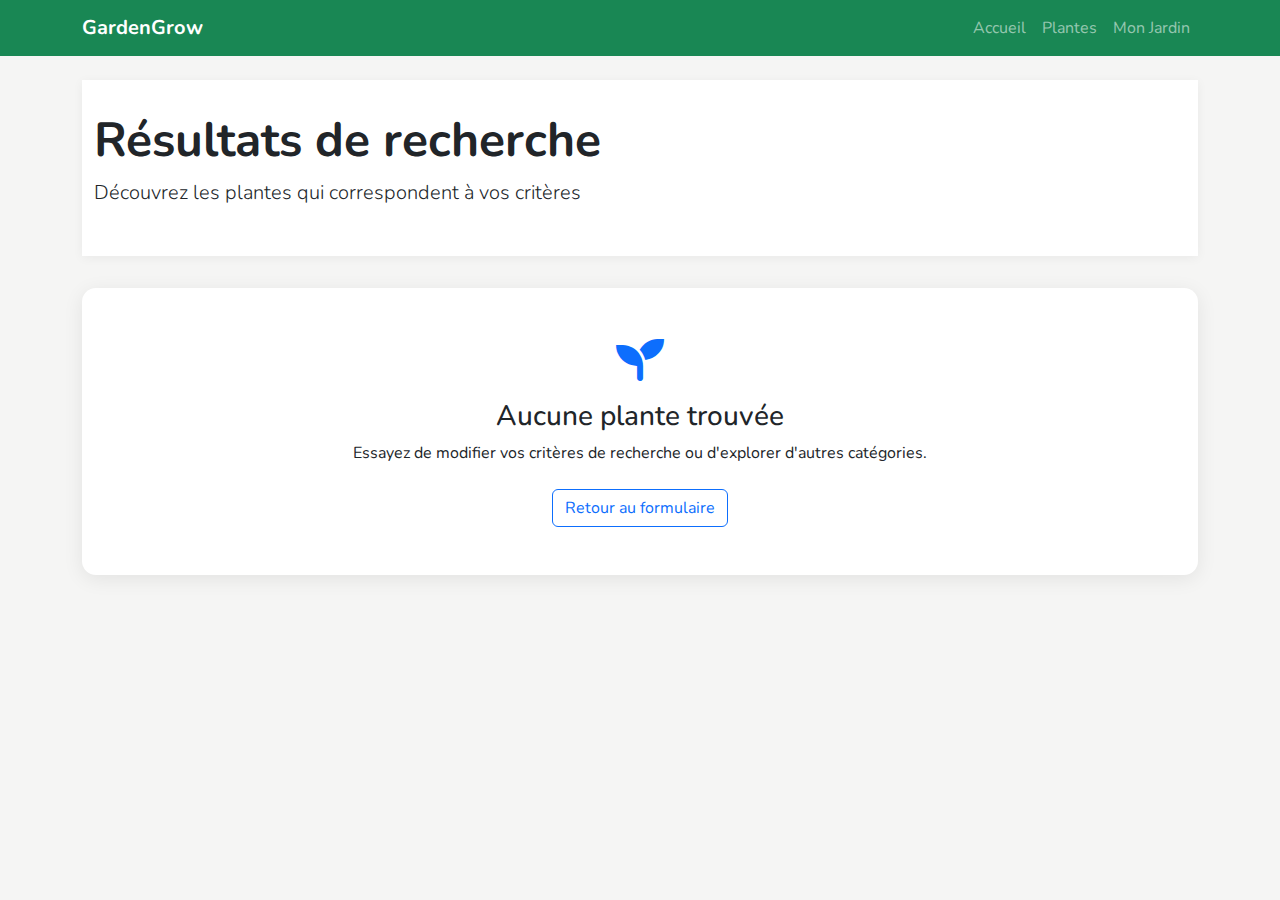
<file: frontend/resultats.html>
<!DOCTYPE html>
<html lang="fr">
<head>
    <meta charset="UTF-8"/>
    <meta name="viewport" content="width=device-width, initial-scale=1.0" />
    <title>GardenGrow - Résultats de recherche</title>
    <link href="https://cdn.jsdelivr.net/npm/bootstrap@5.3.0/dist/css/bootstrap.min.css" rel="stylesheet">
    <link rel="stylesheet" href="https://cdnjs.cloudflare.com/ajax/libs/font-awesome/6.0.0/css/all.min.css">
    <link href="https://fonts.googleapis.com/css2?family=Nunito:wght@300;400;600;700&display=swap" rel="stylesheet">
    
    <style>
      :root {
        --primary: #2E7D32;
        --primary-light: #4CAF50;
        --primary-dark: #1B5E20;    
        --accent: #FFC107;
        --neutral-light: #f8f9fa;
        --neutral-medium: #dee2e6;
        --neutral-dark: #6c757d;
        --white: #ffffff;
        --card-shadow: 0 4px 20px rgba(0, 0, 0, 0.08);
        --transition: all 0.3s ease;
      }
      
      body {
        font-family: 'Nunito', sans-serif;
        background-color: #f5f5f4;
        background-size: 20px 20px;
        background-position: 0 0, 10px 10px;
        background-attachment: fixed;
        padding-bottom: 2rem;
      }
      
      .page-header {
        background-color: var(--white);
        padding: 2rem 0;
        margin-bottom: 2rem;
        box-shadow: 0 2px 10px rgba(0, 0, 0, 0.05);
      }
      
      .search-container {
        background-color: var(--white);
        border-radius: 14px;
        padding: 1.5rem;
        margin-bottom: 2rem;
        box-shadow: var(--card-shadow);
      }
      
      .filter-badge {
        background-color: var(--primary-light);
        color: white;
        border-radius: 30px;
        padding: 0.5rem 1rem;
        margin-right: 0.5rem;
        margin-bottom: 0.5rem;
        cursor: pointer;
        transition: var(--transition);
        border: none;
      }
      
      .filter-badge:hover {
        background-color: var(--primary-dark);
        transform: translateY(-2px);
      }
      
      .filter-badge.active {
        background-color: var(--accent);
        color: #212529;
      }
      
      .search-input {
        border-radius: 30px;
        padding: 0.75rem 1.5rem;
        border: 1px solid var(--neutral-medium);
        transition: var(--transition);
      }
      
      .search-input:focus {
        border-color: var(--primary);
        box-shadow: 0 0 0 0.25rem rgba(76, 175, 80, 0.25);
      }
      
      .plant-card {
        border-radius: 14px;
        overflow: hidden;
        box-shadow: var(--card-shadow);
        transition: var(--transition);
        height: 100%;
        border: none;
      }
      
      .plant-card:hover {
        transform: translateY(-5px);
        box-shadow: 0 12px 30px rgba(0, 0, 0, 0.12);
      }
      
      .plant-img-container {
        height: 200px;
        overflow: hidden;
        position: relative;
      }
      
      .plant-img {
        width: 100%;
        height: 100%;
        object-fit: cover;
        transition: var(--transition);
      }
      
      .plant-card:hover .plant-img {
        transform: scale(1.05);
      }
      
      .plant-category {
        position: absolute;
        top: 10px;
        right: 10px;
        background-color: var(--primary);
        color: white;
        border-radius: 30px;
        padding: 0.3rem 0.8rem;
        font-size: 0.8rem;
        font-weight: 600;
      }
      
      .plant-body {
        padding: 1.5rem;
      }
      
      .plant-title {
        font-size: 1.25rem;
        font-weight: 700;
        color: var(--primary-dark);
        margin-bottom: 0.5rem;
      }
      
      .plant-subtitle {
        color: var(--neutral-dark);
        font-size: 0.9rem;
        margin-bottom: 1rem;
      }
      
      .plant-features {
        display: flex;
        flex-wrap: wrap;
        gap: 0.5rem;
        margin-bottom: 1rem;
      }
      
      .plant-feature {
        background-color: rgba(76, 175, 80, 0.1);
        color: var(--primary-dark);
        border-radius: 4px;
        padding: 0.2rem 0.6rem;
        font-size: 0.8rem;
        display: flex;
        align-items: center;
      }
      
      .plant-feature i {
        margin-right: 0.25rem;
        font-size: 0.75rem;
      }
      
      .plant-footer {
        display: flex;
        justify-content: space-between;
        align-items: center;
        border-top: 1px solid var(--neutral-light);
        padding-top: 1rem;
      }
      
      .btn-view {
        background-color: var(--primary);
        color: white;
        border-radius: 30px;
        padding: 0.5rem 1.25rem;
        font-weight: 600;
        border: none;
        transition: var(--transition);
      }
      
      .btn-view:hover {
        background-color: var(--primary-dark);
        transform: translateY(-2px);
      }
      
      .difficulty {
        display: flex;
        align-items: center;
      }
      
      .difficulty-dot {
        width: 8px;
        height: 8px;
        border-radius: 50%;
        margin-right: 3px;
      }
      
      .dot-filled {
        background-color: var(--primary);
      }
      
      .dot-empty {
        background-color: var(--neutral-medium);
      }
      
      .no-results {
        background-color: var(--white);
        border-radius: 14px;
        padding: 3rem;
        text-align: center;
        box-shadow: var(--card-shadow);
      }
      
      .loading-spinner {
        width: 3rem;
        height: 3rem;
        border: 5px solid var(--neutral-light);
        border-top: 5px solid var(--primary);
        border-radius: 50%;
        animation: spin 1s linear infinite;
        margin: 2rem auto;
      }

      .pagination-container {
          margin: 2rem 0;
      }
      
      .pagination .page-link {
          border-radius: 8px;
          margin: 0 3px;
          color: var(--primary);
          border: 1px solid var(--neutral-medium);
          transition: var(--transition);
      }
      
      .pagination .page-item.active .page-link {
          background-color: var(--primary);
          border-color: var(--primary);
          color: white;
      }
      
      .pagination .page-link:hover:not(.active) {
          background-color: var(--neutral-light);
          transform: translateY(-2px);
      }
      
      .pagination .page-item:first-child .page-link,
      .pagination .page-item:last-child .page-link {
          padding: 0.5rem 0.75rem;
      }
      
      @keyframes spin {
        0% { transform: rotate(0deg); }
        100% { transform: rotate(360deg); }
      }
      
      @media (max-width: 767.98px) {
        .plant-img-container {
          height: 160px;
        }
        
        .search-container {
          padding: 1rem;
        }
      }
    </style>
</head>
<body>
    <!-- Header placeholder -->
    <div id="header-placeholder"></div>
    
    <!-- Main content -->
    <div class="container py-4">
        <!-- Page header -->
        <div class="page-header">
            <div class="container">
                <h1 class="display-5 fw-bold">Résultats de recherche</h1>
                <p class="lead">Découvrez les plantes qui correspondent à vos critères</p>
            </div>
        </div>
        
        
        <!-- Plants container -->
        <div class="row" id="plantsContainer">
            <!-- Plant cards will be generated here -->
        </div>
        
        <!-- Loading indicator -->
        <div id="loadingIndicator" class="text-center" style="display: none;">
            <div class="loading-spinner"></div>
            <p>Chargement des plantes...</p>
        </div>
        
        <!-- No results message -->
        <div id="noResults" class="no-results" style="display: none;">
            <i class="fas fa-seedling fa-3x mb-3 text-primary"></i>
            <h3>Aucune plante trouvée</h3>
            <p class="mb-4">Essayez de modifier vos critères de recherche ou d'explorer d'autres catégories.</p>
            <a href="planet_from.html" class="btn btn-outline-primary">Retour au formulaire</a>
        </div>
        
        <!-- Pagination -->
        <nav aria-label="Page navigation" class="mt-4">
            <ul class="pagination justify-content-center" id="pagination">
                <!-- Pagination will be generated here -->
            </ul>
        </nav>
    </div>

    <script>
    document.addEventListener('DOMContentLoaded', function() {
    const plantsContainer = document.getElementById('plantsContainer');
    const noResults = document.getElementById('noResults');
    const pagination = document.getElementById('pagination');
    const loadingIndicator = document.getElementById('loadingIndicator');

    // Fonctions utilitaires pour le niveau d'entretien
    function renderDifficultyDots(level) {
        const dots = {
            'Very Low': 1,
            'Low': 2,
            'Medium': 3,
            'High': 4
        };
        
        const dotCount = dots[level] || 0;
        let dotsHtml = '';
        
        for (let i = 0; i < 4; i++) {
            dotsHtml += `<span class="difficulty-dot ${i < dotCount ? 'active' : ''}"></span>`;
        }
        
        return dotsHtml;
    }

    function getDifficultyText(level) {
        const texts = {
            'Very Low': 'Très facile',
            'Low': 'Facile',
            'Medium': 'Modéré',
            'High': 'Difficile'
        };
        
        return texts[level] || 'Niveau inconnu';
    }

    // Récupérer les résultats depuis le sessionStorage
    const storedResults = sessionStorage.getItem('plantResults');
    const storedFilters = sessionStorage.getItem('plantFilters');

    if (storedResults) {
        const resultData = JSON.parse(storedResults);
        const plantList = resultData.data;

        if (plantList && plantList.length > 0) {
            renderPlants(plantList);
            updatePagination(resultData.total_count, resultData.page);
        } else {
            showNoResults();
        }
    } else {
        showNoResults();
    }

    function renderPlants(plants) {
        plantsContainer.innerHTML = plants.map(plant => `
            <div class="col-md-4 col-lg-3 mb-4">
                <div class="plant-card">
                    <div class="plant-img-container">
                        <img src="${plant.image_url || 'https://images.unsplash.com/photo-1520412099551-62b6bafeb5bb?ixlib=rb-1.2.1&auto=format&fit=crop&w=800&q=80'}" 
                             class="plant-img" 
                             alt="${plant.nom || plant.libelle || 'Plante'}">
                        <div class="plant-category">${plant.categorie || 'Non spécifié'}</div>
                    </div>
                    <div class="plant-body">
                        <h5 class="plant-title">${plant.nom || plant.libelle || 'Nom inconnu'}</h5>
                        <p class="plant-subtitle">${plant.description || plant.utilisation_recommandee || 'Aucune description disponible.'}</p>
                        <div class="plant-features">
                            <span class="plant-feature"><i class="fas fa-sun"></i> ${plant.luminosite || 'Non spécifié'}</span>
                            <span class="plant-feature"><i class="fas fa-tint"></i> ${plant.systeme_d_irrigation || 'Non spécifié'}</span>
                            <span class="plant-feature"><i class="fas fa-thermometer-half"></i> ${plant.saison_adequate || 'Non spécifié'}</span>
                        </div>
                        <div class="plant-footer">
                            <div class="difficulty">
                                ${renderDifficultyDots(plant.niveau_d_entretien)}
                                <small class="ms-1">${getDifficultyText(plant.niveau_d_entretien)}</small>
                            </div>
                            <a href="frontdez/detail.html?id=${plant.id_plant}" class="btn-view">Voir détails</a>
                        </div>
                    </div>
                </div>
            </div>
        `).join('');
    }

    function showNoResults() {
        noResults.style.display = 'block';
        plantsContainer.innerHTML = '';
        pagination.innerHTML = '';
    }

    function updatePagination(totalCount, currentPage = 1) {
    const pagination = document.getElementById('pagination');
    if (totalCount <= 8) { // 8 correspond à ton $limit dans l'API
        pagination.innerHTML = '';
        return;
    }

    const totalPages = Math.ceil(totalCount / 8); // Utilise 8 comme dans ton API
    pagination.innerHTML = '';

    // Bouton Précédent
    if (currentPage > 1) {
        const prevLi = document.createElement('li');
        prevLi.className = 'page-item';
        prevLi.innerHTML = `<a class="page-link" href="#" data-page="${currentPage - 1}">Précédent</a>`;
        pagination.appendChild(prevLi);
    }

    // Afficher les pages (avec limite pour ne pas surcharger l'interface)
    const startPage = Math.max(1, currentPage - 2);
    const endPage = Math.min(totalPages, currentPage + 2);

    for (let i = startPage; i <= endPage; i++) {
        const li = document.createElement('li');
        li.className = `page-item ${i === currentPage ? 'active' : ''}`;
        li.innerHTML = `<a class="page-link" href="#" data-page="${i}">${i}</a>`;
        pagination.appendChild(li);
    }

    // Bouton Suivant
    if (currentPage < totalPages) {
        const nextLi = document.createElement('li');
        nextLi.className = 'page-item';
        nextLi.innerHTML = `<a class="page-link" href="#" data-page="${currentPage + 1}">Suivant</a>`;
        pagination.appendChild(nextLi);
    }

    // Gestion des clics
    pagination.addEventListener('click', function(e) {
        e.preventDefault();
        if (e.target.tagName === 'A') {
            const page = parseInt(e.target.getAttribute('data-page'));
            if (page >= 1 && page <= totalPages) {
                loadPage(page);
            }
        }
    });
}

function loadPage(page) {
    const loadingIndicator = document.getElementById('loadingIndicator');
    loadingIndicator.style.display = 'block';
    plantsContainer.innerHTML = '';

    // Récupère les filtres initiaux depuis sessionStorage
    const filters = JSON.parse(sessionStorage.getItem('plantFilters'));

    fetch(`../backend/api/resultats.php?page=${page}`, {
        method: 'POST',
        headers: {
            'Content-Type': 'application/json',
        },
        body: JSON.stringify(filters)
    })
    .then(response => {
        if (!response.ok) throw new Error('Erreur réseau');
        return response.json();
    })
    .then(data => {
        if (data.status === 'success') {
            // Met à jour les résultats dans sessionStorage
            sessionStorage.setItem('plantResults', JSON.stringify(data));
            renderPlants(data.data);
            updatePagination(data.total_count, data.page);
        } else {
            throw new Error(data.message || 'Erreur inconnue');
        }
    })
    .catch(error => {
        console.error('Error:', error);
        alert('Erreur lors du chargement des données: ' + error.message);
    })
    .finally(() => {
        loadingIndicator.style.display = 'none';
    });
}

  });
    </script>
    <script src="assets/js/include.js"></script>
    <script src="https://cdn.jsdelivr.net/npm/bootstrap@5.3.0/dist/js/bootstrap.bundle.min.js"></script>
      <script>
          // Animation au scroll
          document.addEventListener('DOMContentLoaded', () => {
              const features = document.querySelectorAll('.feature-card');
              
              features.forEach((feature, index) => {
                  feature.style.transitionDelay = `${index * 100}ms`;
              });
          });
      </script>
</body>
</html>
</file>
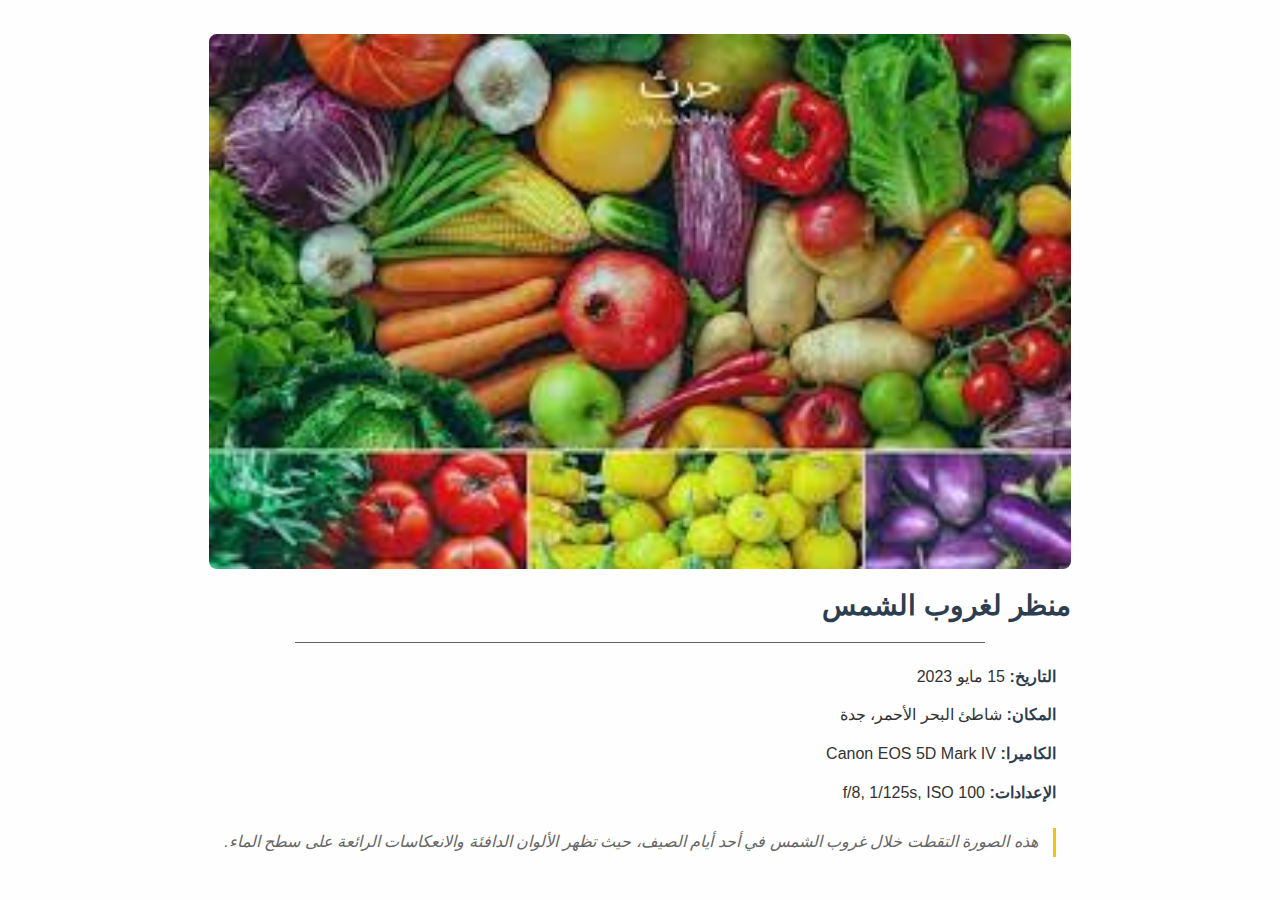
<file: frontend/frontdez/frontdez.html>
<!DOCTYPE html>
<html lang="ar" dir="rtl">
<head>
    <meta charset="UTF-8">
    <meta name="viewport" content="width=device-width, initial-scale=1.0">
    <title>صورة مع معلومات</title>
    <link rel="stylesheet" href="frontdez.css">
</head>
<body>
    <div class="image-wrapper">
        <!-- الصورة المركزية -->
        <div class="image-container">
            <img src="../assets/image/images.jpg" alt="وصف الصورة" class="main-image">
        </div>
        
        <!-- اسم الصورة -->
        <h1 class="image-name">منظر لغروب الشمس</h1>
        
        <!-- الخط الرقيق -->
        <div class="divider-line"></div>
        
        <!-- معلومات الصورة -->
        <div class="image-info">
            <p><strong>التاريخ:</strong> 15 مايو 2023</p>
            <p><strong>المكان:</strong> شاطئ البحر الأحمر، جدة</p>
            <p><strong>الكاميرا:</strong> Canon EOS 5D Mark IV</p>
            <p><strong>الإعدادات:</strong> f/8, 1/125s, ISO 100</p>
            <p class="description">هذه الصورة التقطت خلال غروب الشمس في أحد أيام الصيف، حيث تظهر الألوان الدافئة والانعكاسات الرائعة على سطح الماء.</p>
        </div>
    </div>
</body>
</html>
</file>
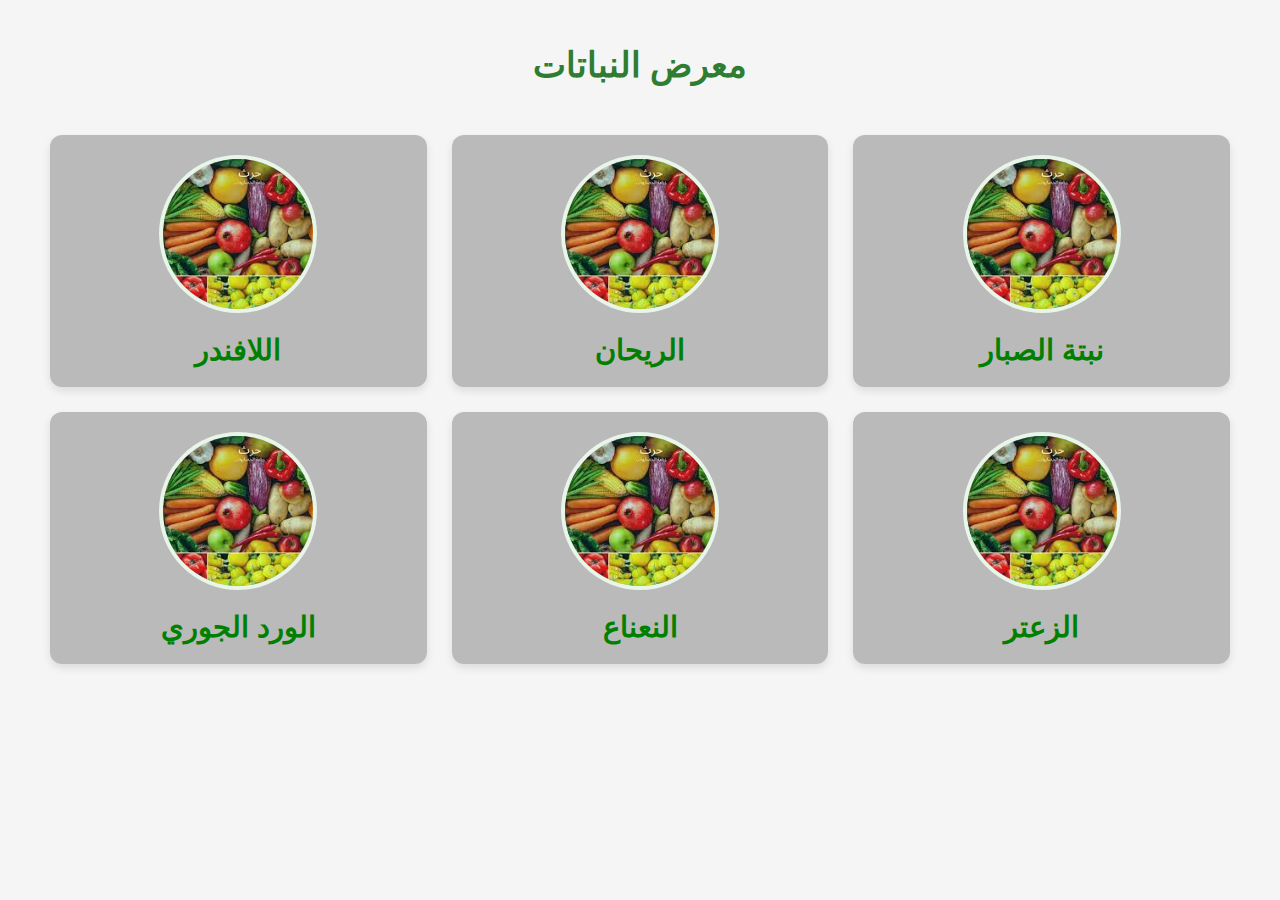
<file: frontend/frontdez/frontdez1.html>
<!DOCTYPE html>
<html lang="ar" dir="rtl">
<head>
    <meta charset="UTF-8">
    <meta name="viewport" content="width=device-width, initial-scale=1.0">
    <title>معرض النباتات</title>
    <link rel="stylesheet" href="frontdez1.css">
</head>
<body>
    <div class="plants-container">
        <h1 class="page-title">معرض النباتات</h1>
        
        <div class="plants-grid">
            <!-- نبتة 1 -->
            <a href="frontdez.html" class="plant-card">
                <div class="plant-image-container">
                    <img src="../assets/image/images.jpg" alt="نبتة الصبار" class="plant-image">
                </div>
                <h3 class="plant-name">نبتة الصبار</h3>
            </a>
            
            <!-- نبتة 2 -->
            <a href="frontdez.html" class="plant-card">
                <div class="plant-image-container">
                    <img src="../assets/image/images.jpg" alt="الريحان" class="plant-image">
                </div>
                <h3 class="plant-name">الريحان</h3>
            </a>
            
            <!-- نبتة 3 -->
            <a href="frontdez.html" class="plant-card">
                <div class="plant-image-container">
                    <img src="../assets/image/images.jpg" alt="اللافندر" class="plant-image">
                </div>
                <h3 class="plant-name">اللافندر</h3>
            </a>
            
            <!-- نبتة 4 -->
            <a href="frontdez.html" class="plant-card">
                <div class="plant-image-container">
                    <img src="../assets/image/images.jpg" alt="الزعتر" class="plant-image">
                </div>
                <h3 class="plant-name">الزعتر</h3>
            </a>
            
            <!-- نبتة 5 -->
            <a href="frontdez.html" class="plant-card">
                <div class="plant-image-container">
                    <img src="../assets/image/images.jpg" alt="النعناع" class="plant-image">
                </div>
                <h3 class="plant-name">النعناع</h3>
            </a>
            
            <!-- نبتة 6 -->
            <a href="frontdez.html" class="plant-card">
                <div class="plant-image-container">
                    <img src="../assets/image/images.jpg" alt="الورد الجوري" class="plant-image">
                </div>
                <h1 class="plant-name">الورد الجوري</h1>
            </a>
        </div>
    </div>
</body>
</html>
</file>
<file: frontend/assets/css/style.css>
/* *{
    margin: 0;
    padding: 0;
    box-sizing: border-box;
} */
body { font-family: Arial, sans-serif; }

.hero-section {
    background-image: linear-gradient(rgba(0, 0, 0, 0.5), rgba(0, 0, 0, 0.5)), url('../image/ho1.jpg');
    background-size: cover;
    background-position: center;
    color: white;
    padding: 100px 0;
    margin-bottom: 40px;
}
.feature-icon {
    font-size: 3rem;
    margin-bottom: 1rem;
    color: #4CAF50;
}
.navbar {
    box-shadow: 0 2px 4px rgba(0,0,0,0.1);
}
.navbar-brand {
    font-weight: bold;
    color: #4CAF50 !important;
}
.btn-success {
    background-color: #4CAF50;
    border-color: #4CAF50;
}
.cta-section {
    background-color: #f8f9fa;
    padding: 60px 0;
}
</file>
<file: frontend/frontdez/frontdez.css>
/* تهيئة عامة للصفحة */
body {
    margin: 0;
    padding: 0;
    font-family: 'Arial', sans-serif;
    background-color: #f5f5f515; /* رمادي فاتح */
    display: flex;
    justify-content: center;
    align-items: center;
    min-height: 100vh;
    color: #333;
}

/* المجلد الرئيسي للصورة والمعلومات */


/* باقي الأكواد تبقى كما هي */
.image-container {
    margin-bottom: 20px;
    overflow: hidden;
    border-radius: 8px;
}

.main-image {
    width: 100%;
    height: auto;
    display: block;
    transition: transform 0.3s ease;
}

.main-image:hover {
    transform: scale(1.02);
}

.image-name {
    color: #2c3e50;
    margin: 15px 0;
    font-size: 28px;
}

.divider-line {
    height: 1px;
    background-color: #616161;
    margin: 20px auto;
    width: 80%;
}

.image-info {
    text-align: #616161;
    padding: 0 15px;
    line-height: 1.8;
}

.image-info p {
    margin: 10px 0;
}

.image-info strong {
    color: #2c3e50;
}

.description {
    font-style: italic;
    color: #666;
    margin-top: 20px !important;
    border-right: 3px solid #f1c40f;
    padding-right: 15px;
}

@media (max-width: 600px) {
    .image-wrapper {
        padding: 20px;
    }
    
    .image-name {
        font-size: 24px;
    }
    
    .divider-line {
        width: 100%;
    }
}
</file>
<file: frontend/frontdez/frontdez1.css>
/* تهيئة عامة للصفحة */
body {
    margin: 0;
    padding: 0;
    font-family: 'Tajawal', Arial, sans-serif;
    background-color: #f5f5f5;
    color: #333;
}

.plants-container {
    max-width: 1200px;
    margin: 0 auto;
    padding: 20px;
}

.page-title {
    text-align: center;
    color: #2e7d32;
    margin-bottom: 40px;
    font-size: 2.2rem;
}

.plants-grid {
    display: grid;
    grid-template-columns: repeat(auto-fill, minmax(300px, 1fr));
    gap: 25px;
    padding: 10px;
}

.plant-card {
    display: flex;
    flex-direction: column;
    align-items: center;
    background-color:  rgba(128, 128, 128, 0.5);
    border-radius: 12px;
    padding: 20px;
    text-decoration: none;
    color: inherit;
    box-shadow: 0 4px 8px rgba(0, 0, 0, 0.1);
    transition: all 0.3s ease;
}

.plant-card:hover {
    transform: translateY(-5px);
    box-shadow: 0 8px 16px rgba(0, 0, 0, 0.15);
}

.plant-image-container {
    width: 150px;
    height: 150px;
    border-radius: 50%;
    overflow: hidden;
    margin-bottom: 20px;
    border: 4px solid #e8f5e9;
}

.plant-image {
    width: 100%;
    height: 100%;
    object-fit: cover;
    transition: transform 0.3s ease;
}

.plant-card:hover .plant-image {
    transform: scale(1.05);
}

.plant-name {
    color: green;
    margin: 0;
    font-family: Arial, sans-serif;
    font-size: 1.8rem;
    text-align: center;
}

/* التكيف مع الشاشات الصغيرة */
@media (max-width: 768px) {
    .plants-grid {
        grid-template-columns: repeat(auto-fill, minmax(250px, 1fr));
    }
    
    .plant-image-container {
        width: 120px;
        height: 120px;
    }
}

@media (max-width: 480px) {
    .plants-grid {
        grid-template-columns: 1fr;
    }
    
    .page-title {
        font-size: 1.8rem;
    }
}
</file>
